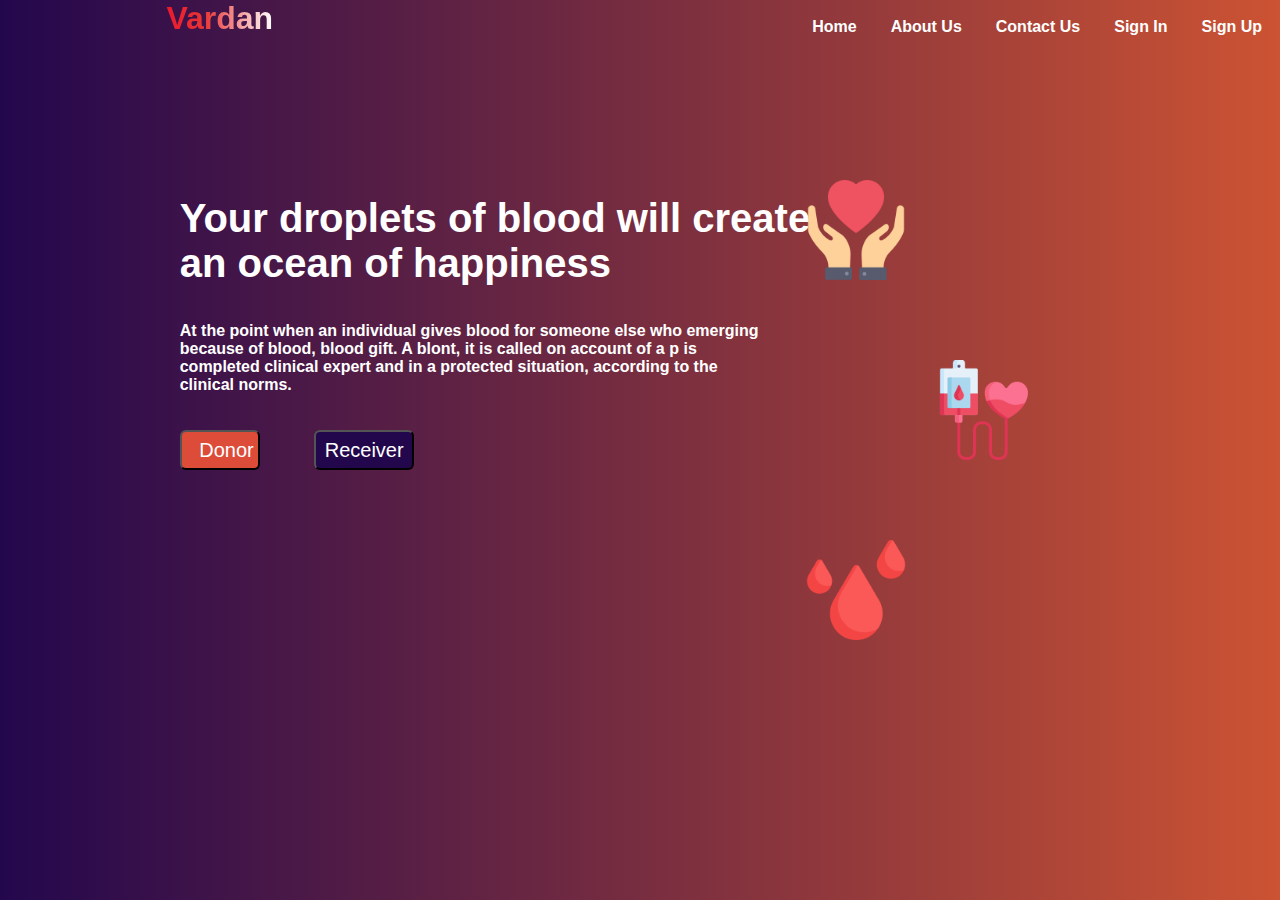
<file: index.html>
<!DOCTYPE html>
<html lang="en">
  <head>
    <meta charset="UTF-8" />
    <meta http-equiv="X-UA-Compatible" content="IE=edge" />
    <meta name="viewport" content="width=device-width, initial-scale=1.0" />
    <link rel="stylesheet" href="mainPage.css" />
    <title>Document</title>
  </head>
  <body>
    <div class="diagonal1">
      <span class="vardan" style="color: white">Vardan</span>
      <table class="topBar" align="right">
        <tr>
          <td></td>
          <td></td>
          <td></td>
          <td><a href="mainPage.html">Home</a></td>
          <td><a href="aboutus.html">About Us</a></td>
          <td><a href="ContactUs.html">Contact Us</a></td>
          <td><a href="signin_updated.html">Sign In</a></td>
          <td><a href="signup.html">Sign Up</a></td>
        </tr>
      </table>
      
      <table class="middleTable">
        <tr>
            <td colspan=3 rowspan=4>
                <h2 style="color: white">
                Your droplets of blood will create an ocean of happiness
              </h2>
              <br /><br />
              <p style="color: white">
                At the point when an individual gives blood for someone else who
                emerging because of blood, blood gift. A blont, it is called on account
                of a p is completed clinical expert and in a protected situation,
                according to the clinical norms.
              </p>
        
              <br /><br />
              <p>
                <button class="mybutton" style="color: white">Donor</button>
                <button class="mybutton1" style="color: white">Receiver</button></td>
        </tr>
        <!-- <tr>
            <td><div class="container">
          
                <img class="image1" src="mainPage image.png" />
              </div></td>
            <td> </td>
        </tr>
        <tr>
            <td> </td>
            <td><div class="container">
          
                <img class="image2" src="blood-donation.png" />
              </div></td>
        </tr>
        <tr>
            <td><img class="image3" src="blood.png" /></td>
            <td> </td>
        </tr> -->
    </table>
    <img class="image1" src="mainPage image.png" />
    <img class="image2" src="blood-donation.png" />
    <img class="image3" src="blood.png" />

    </div>
  </body>
</html>
</file>
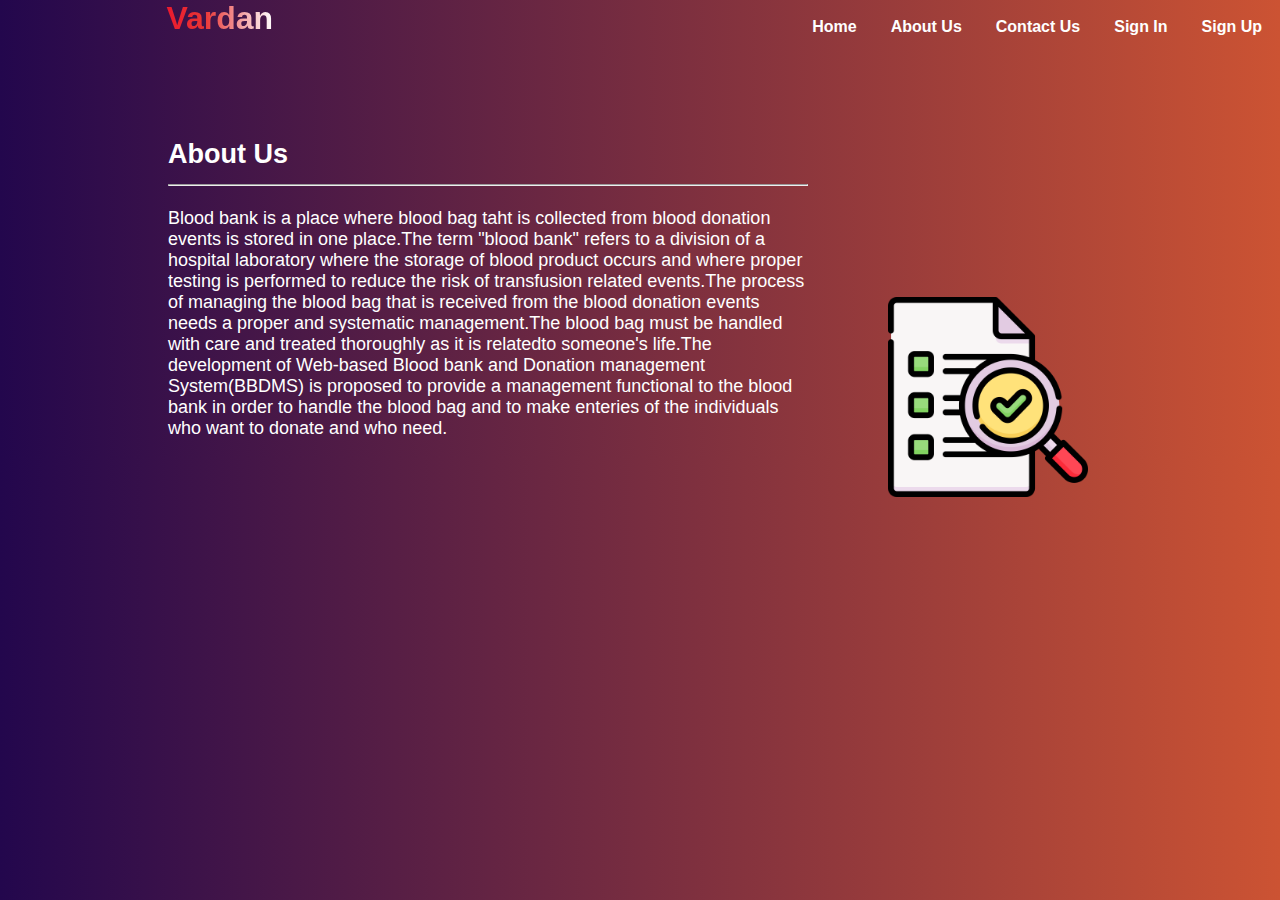
<file: aboutus.html>
<!DOCTYPE html>
<html lang="en">
  <head>
    <meta charset="UTF-8" />
    <meta http-equiv="X-UA-Compatible" content="IE=edge" />
    <meta name="viewport" content="width=device-width, initial-scale=1.0" />
    <title>Document</title>
    <link rel="stylesheet" href="aboutus.css" />
  </head>
  <body>
    <div class="diagonal1">
      <span class="vardan" style="color: white">Vardan</span>
      <table align="right">
        <tr>
          <td></td>
          <td></td>
          <td></td>
          <td><a href="mainPage.html">Home</a></td>
          <td><a href="aboutus.html">About Us</a></td>
          <td><a href="ContactUs.html">Contact Us</a></td>
          <td><a href="signin_updated.html">Sign In</a></td>
          <td><a href="signup.html">Sign Up</a></td>
        </tr>
      </table>

      <div class="relative">
        <div class="absolute1">
          <h2 style="color: white">
            <b>About Us</b>
            <hr />
          </h2>

          <p style="color: white">
            Blood bank is a place where blood bag taht is collected from blood
            donation events is stored in one place.The term "blood bank" refers
            to a division of a hospital laboratory where the storage of blood
            product occurs and where proper testing is performed to reduce the
            risk of transfusion related events.The process of managing the blood
            bag that is received from the blood donation events needs a proper
            and systematic management.The blood bag must be handled with care
            and treated thoroughly as it is relatedto someone's life.The
            development of Web-based Blood bank and Donation management
            System(BBDMS) is proposed to provide a management functional to the
            blood bank in order to handle the blood bag and to make enteries of
            the individuals who want to donate and who need.
          </p>
        </div>
      </div>
    </div>
    <img src="search.png" alt="">
  </body>
</html>
</file>
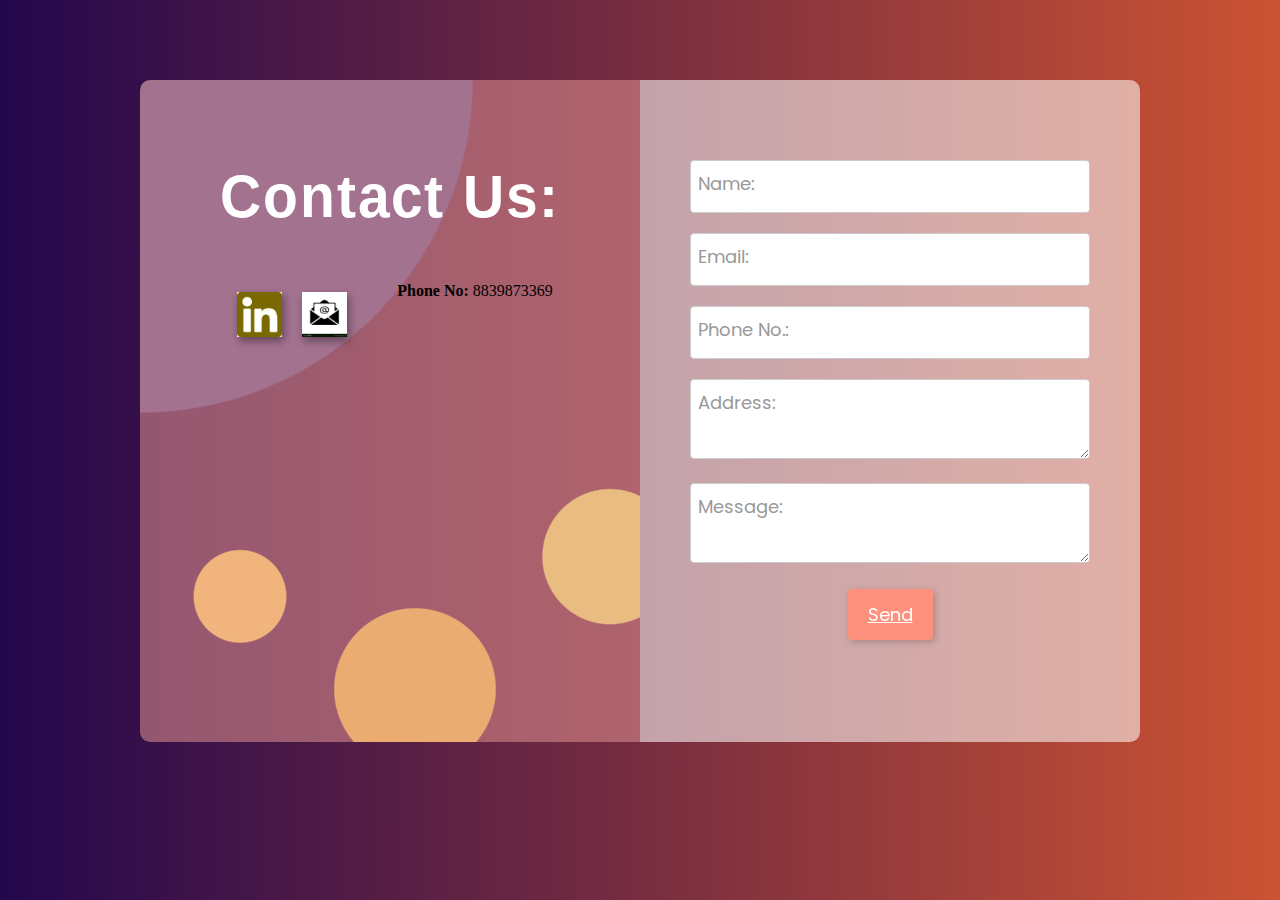
<file: ContactUs.html>
<!DOCTYPE html>
<html lang="en">
  <head>
    <meta charset="UTF-8" />
    <meta http-equiv="X-UA-Compatible" content="IE=edge" />
    <meta name="viewport" content="width=device-width, initial-scale=1.0" />
    <title>Document</title>
    <link rel="stylesheet" href="style.css" />
  </head>
  <body>
    <section id="contact">
      <div class="contact-box">
        <div class="contact-links">
          <h2>Contact Us:</h2>
          <div class="links">
            <div class="link">
              <a href="https://www.linkedin.com/in/nidhi-bhardwaj-8838b2229/"
                ><img src="linkedin.png"
              /></a>
            </div>
            <div class="link">
              <a href="iec2021074@iiita.ac.in"><img src="email.png" /></a>
            </div>
            <div class="link"></div>
            <div class="link"></div>
            <br /><br /><br />
            <p>
              <b>Phone No:</b>
              8839873369
            </p>
          </div>
        </div>

        <div class="contact-form-wrapper">
          <form>
            <div class="form-item">
              <input type="text" name="sender" required />
              <label>Name:</label>
            </div>
            <div class="form-item">
              <input type="text" name="email" required />
              <label>Email:</label>
            </div>

            <div class="form-item">
              <input type="text" name="phone" required />
              <label>Phone No.:</label>
            </div>
            <div class="form-item">
              <textarea class="" name="address" required></textarea>
              <label>Address:</label>
            </div>
            <div class="form-item">
              <textarea class="" name="message" required></textarea>
              <label>Message:</label>
            </div>
            <button class="submit-btn"><a href="mainPage.html" style="color: white">Send</a></button>
          </form>
        </div>
      </div>
    </section>
  </body>
</html>
</file>
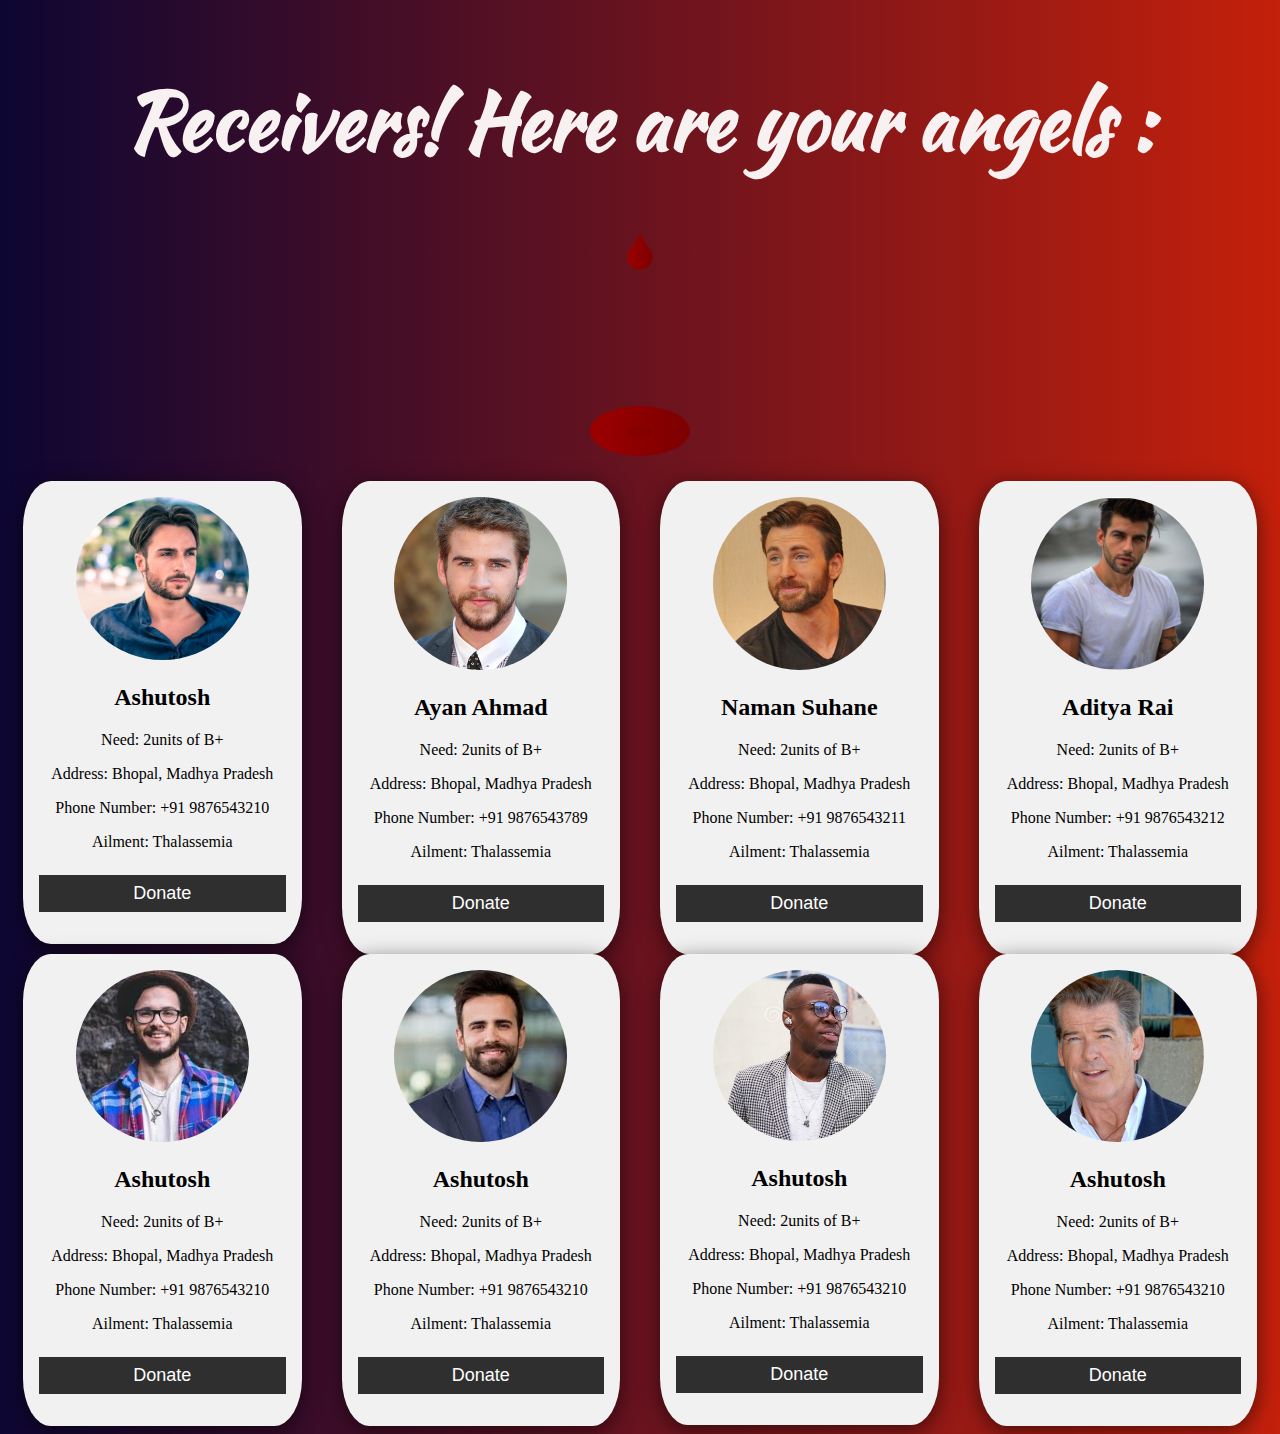
<file: donar.html>
<!DOCTYPE html>
<html>
  <head>
    <meta name="viewport" content="width=device-width, initial-scale=1" />
    <style>
      @import url("https://fonts.googleapis.com/css2?family=Kaushan+Script&display=swap");
      * {
        box-sizing: border-box;
      }

      body {
        background-image: linear-gradient(to right, #0d0633, #c4200b);
      }

      /* Float four columns side by side */
      .column {
        float: left;
        width: 25%;
        padding: 0 10px;
      }

      /* Remove extra left and right margins, due to padding */
      .row {
        margin: 0 -5px;
      }

      /* Clear floats after the columns */
      .row:after {
        content: "";
        display: table;
        clear: both;
      }

      /* Responsive columns */
      @media screen and (max-width: 600px) {
        .column {
          width: 100%;
          display: block;
          margin-bottom: 20px;
        }
      }

      /* Style the counter cards */
      .card {
        padding: 16px;
        text-align: center;
        background-color: #f1f1f1;
        border-radius: 10%;
        transition: transform 400ms ease-out;
        box-shadow: 0 5px 20px 1px rgba(0, 0, 0, 0.5);
        margin: 0 10px 0 10px;
      }
      .card:hover {
        transform: scale(1.1);
      }

      button {
        border: none;
        outline: 0;
        display: inline-block;
        padding: 8px;
        color: white;
        background-color: rgb(48, 47, 47);
        text-align: center;
        cursor: pointer;
        width: 100%;
        font-size: 18px;
      }

      img {
        border-radius: 50%;
        width: 70%;
      }

      h1 {
        font-family: Kaushan Script, sans-serif;
        text-align: center;
        color: hsl(0, 36%, 96%);
        font-size: 5em;
      }

      btn {
        text-align: center;
      }
      html, body {
  display: flex;
  min-height: 100%;
  justify-content: center;
  align-items: center;
  flex-direction: column;
}

.pool {
  fill: url(#blood_red);
}

.drop {
  width: 100%;
  fill: url(#blood_red);
  animation-name: blood_drop;
  animation-duration: 4s;
  animation-iteration-count: infinite;
}

.drop_shadow {
  opacity: 0.5;
  fill: #7f0000;
  animation-name: blood_drop_shadow;
  animation-duration: 4s;
  /*     animation-delay: 2s; */
  animation-iteration-count: infinite;
}

@keyframes blood_drop {
  0% {
    transform: scale(0.1, 0.1) translate(470px, 0px);
  }
  25% {
    transform: scale(1.1, 1.2);
  }
  95% {
    transform: scale(1, 1.5);
  }
  100% {
    transform: translate(0, 170px);
  }
}

@keyframes blood_drop_shadow {
  0% {
    opacity: 0;
  }
  25% {
    opacity: 0.25;
  }
  95% {
    opacity: 0.5;
  }
  100% {
    opacity: 1;
  }
}

    </style>
  </head>
  <body>

    <h1>Receivers! Here are your angels :</h1>
    <svg width="100px" height="250px" viewPort="0 0 120 120" xmlns="http://www.w3.org/2000/svg">

        <ellipse cx="50" cy="200" rx="50" ry="25"class="pool"/>
        
        <ellipse cx="50" cy="200" rx="12" ry="6"class="drop_shadow"/>
        
      <!-- lets be real, I got the tear drop shape from http://stackoverflow.com/questions/30711203/how-do-i-create-a-teardrop-in-html and modified it -->
         <path class="drop"
              d="M50 0
                 Q51.5 6.8 60 18
                 A12.8 12.8 0 1 1 40 18
                 Q48.5 6.8 50 3z" />
        <defs>
          <linearGradient id="blood_red">
            <stop offset="10%" stop-color="#990000" />
            <stop offset="90%" stop-color="#7f0000" />
          </linearGradient>
        </defs>
       
      </svg>

    <div class="row">
      <div class="column">
        <div class="card">
          <img src="Sushant.jpg" alt="Ashutosh" />
          <h2>Ashutosh</h2>
          <p class="title">Need: 2units of B+</p>
          <p class="title">Address: Bhopal, Madhya Pradesh</p>
          <p class="title">Phone Number: +91 9876543210</p>
          <p>Ailment: Thalassemia</p>
          <div style="margin: 24px 0"></div>
          <p><button>Donate</button></p>
        </div>
      </div>

      <div class="column">
        <div class="card">
          <img src="ayan.jpg" alt="Ayan" />
          <h2>Ayan Ahmad</h2>
          <p class="title">Need: 2units of B+</p>
          <p class="title">Address: Bhopal, Madhya Pradesh</p>
          <p class="title">Phone Number: +91 9876543789</p>
          <p>Ailment: Thalassemia</p>
          <div style="margin: 24px 0"></div>
          <p><button>Donate</button></p>
        </div>
      </div>

      <div class="column">
        <div class="card">
          <img src="Naman.jpg" alt="Naman" />
          <h2>Naman Suhane</h2>
          <p class="title">Need: 2units of B+</p>
          <p class="title">Address: Bhopal, Madhya Pradesh</p>
          <p class="title">Phone Number: +91 9876543211</p>
          <p>Ailment: Thalassemia</p>
          <div style="margin: 24px 0"></div>
          <p><button>Donate</button></p>
        </div>
      </div>
      <div class="column">
        <div class="card">
          <img src="aditya.jpg" alt="Aditya" />
          <h2>Aditya Rai</h2>
          <p class="title">Need: 2units of B+</p>
          <p class="title">Address: Bhopal, Madhya Pradesh</p>
          <p class="title">Phone Number: +91 9876543212</p>
          <p>Ailment: Thalassemia</p>
          <div style="margin: 24px 0"></div>
          <p><button>Donate</button></p>
        </div>
      </div>
      </div>
      <div class="row">
        <div class="column">
          <div class="card">
            <img src="arnav.jpg" alt="Ashutosh" />
            <h2>Ashutosh</h2>
            <p class="title">Need: 2units of B+</p>
            <p class="title">Address: Bhopal, Madhya Pradesh</p>
            <p class="title">Phone Number: +91 9876543210</p>
            <p>Ailment: Thalassemia</p>
            <div style="margin: 24px 0"></div>
            <p><button>Donate</button></p>
          </div>
        </div>
            <div class="column">
              <div class="card">
                <img src="javesh.jpg" alt="Ashutosh" />
                <h2>Ashutosh</h2>
                <p class="title">Need: 2units of B+</p>
                <p class="title">Address: Bhopal, Madhya Pradesh</p>
                <p class="title">Phone Number: +91 9876543210</p>
                <p>Ailment: Thalassemia</p>
                <div style="margin: 24px 0"></div>
                <p><button>Donate</button></p>
              </div>
            </div>
                <div class="column">
                  <div class="card">
                    <img src="harsh.jpg" alt="Ashutosh" />
                    <h2>Ashutosh</h2>
                    <p class="title">Need: 2units of B+</p>
                    <p class="title">Address: Bhopal, Madhya Pradesh</p>
                    <p class="title">Phone Number: +91 9876543210</p>
                    <p>Ailment: Thalassemia</p>
                    <div style="margin: 24px 0"></div>
                    <p><button>Donate</button></p>
                  </div>
                </div>
                    <div class="column">
                      <div class="card">
                        <img src="hardik.jpeg" alt="Ashutosh" />
                        <h2>Ashutosh</h2>
                        <p class="title">Need: 2units of B+</p>
                        <p class="title">Address: Bhopal, Madhya Pradesh</p>
                        <p class="title">Phone Number: +91 9876543210</p>
                        <p>Ailment: Thalassemia</p>
                        <div style="margin: 24px 0"></div>
                        <p><button>Donate</button></p>
                      </div>
                    </div>
    </div>
  </body>
</html>
</file>
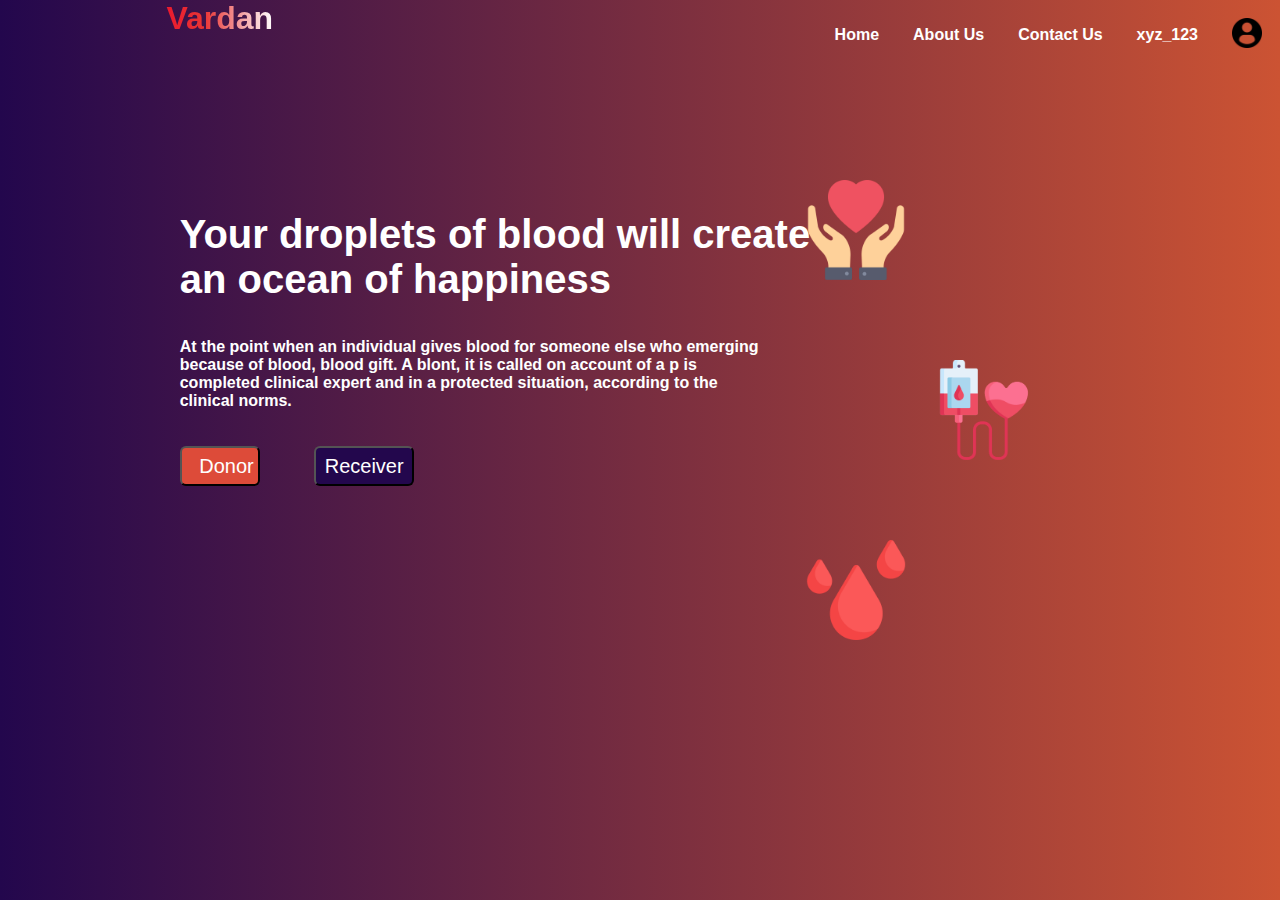
<file: loggedin-mainpage.html>
<!DOCTYPE html>
<html lang="en">
  <head>
    <meta charset="UTF-8" />
    <meta http-equiv="X-UA-Compatible" content="IE=edge" />
    <meta name="viewport" content="width=device-width, initial-scale=1.0" />
    <link rel="stylesheet" href="loggedin-mainpage.css" />
    <title>Document</title>
  </head>
  <body>
    <div class="diagonal1">
      <div class="newnavigation">
      <span class="vardan" style="color: white">Vardan</span>
      <table class="topBar" align="right">
        <tr>
          <td></td>
          <td></td>
          <td></td>
          <td><a href="mainPage.html">Home</a></td>
          <td><a href="aboutus.html">About Us</a></td>
          <td><a href="ContactUs.html">Contact Us</a></td>
          <td><a href="">xyz_123</a></td>
          <td><a href=""><img class="dp" src="profile-user.png" /></a></td>
        </tr>
      </table>
    </div>
      
      <table class="middleTable">
        <tr>
            <td colspan=3 rowspan=4>
                <h2 style="color: white">
                Your droplets of blood will create an ocean of happiness
              </h2>
              <br /><br />
              <p style="color: white">
                At the point when an individual gives blood for someone else who
                emerging because of blood, blood gift. A blont, it is called on account
                of a p is completed clinical expert and in a protected situation,
                according to the clinical norms.
              </p>
        
              <br /><br />
              <p>
                <button class="mybutton" style="color: white"><a href="">Donor</a></button>
                <button class="mybutton1" style="color: white"><a href="">Receiver</a></button></td>
        </tr>
        <!-- <tr>
            <td><div class="container">
          
                <img class="image1" src="mainPage image.png" />
              </div></td>
            <td> </td>
        </tr>
        <tr>
            <td> </td>
            <td><div class="container">
          
                <img class="image2" src="blood-donation.png" />
              </div></td>
        </tr>
        <tr>
            <td><img class="image3" src="blood.png" /></td>
            <td> </td>
        </tr> -->
    </table>
    <img class="image1" src="mainPage image.png" />
    <img class="image2" src="blood-donation.png" />
    <img class="image3" src="blood.png" />
    </div>
  </body>
</html>
</file>
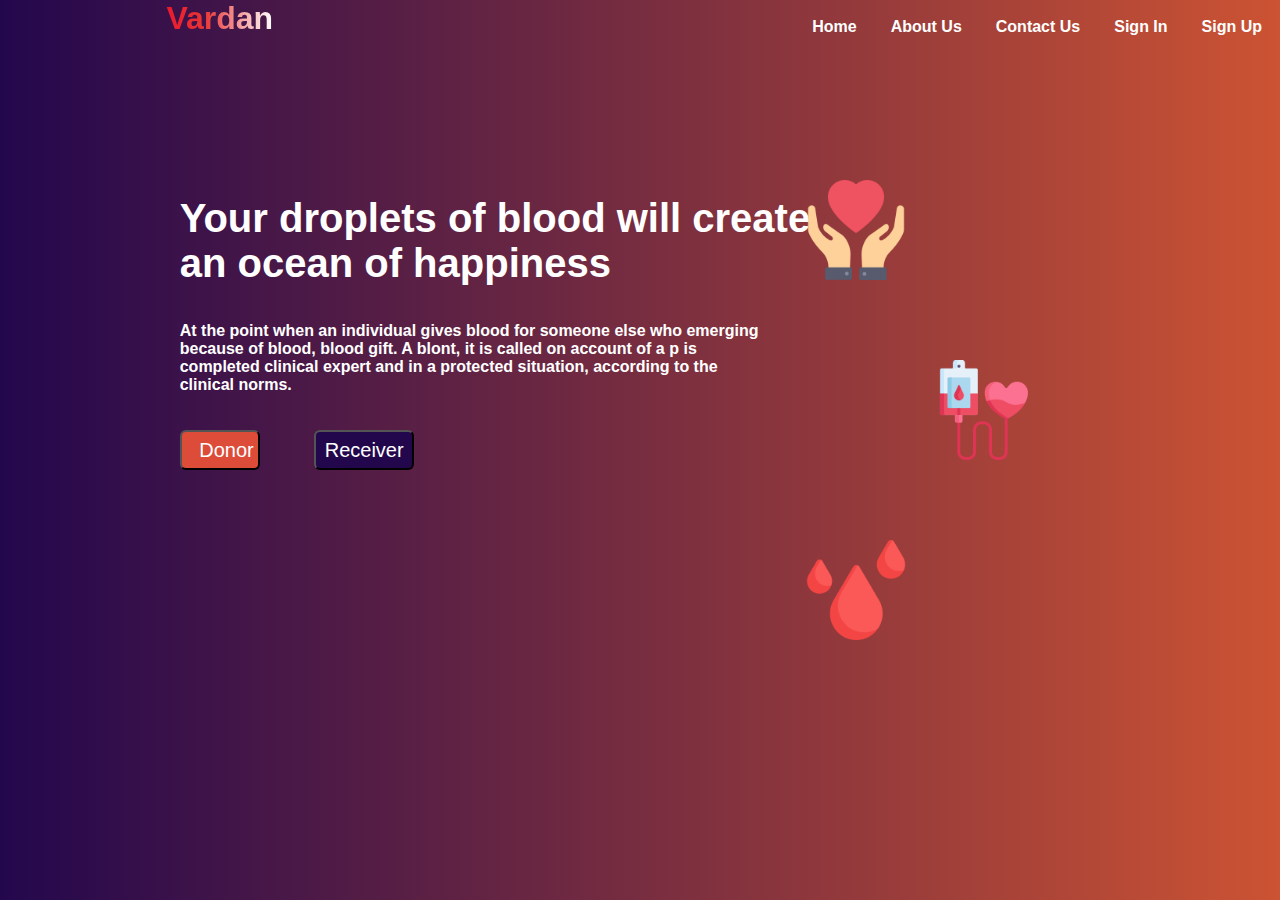
<file: mainPage.html>
<!DOCTYPE html>
<html lang="en">
  <head>
    <meta charset="UTF-8" />
    <meta http-equiv="X-UA-Compatible" content="IE=edge" />
    <meta name="viewport" content="width=device-width, initial-scale=1.0" />
    <link rel="stylesheet" href="mainPage.css" />
    <title>Document</title>
  </head>
  <body>
    <div class="diagonal1">
      <span class="vardan" style="color: white">Vardan</span>
      <table class="topBar" align="right">
        <tr>
          <td></td>
          <td></td>
          <td></td>
          <td><a href="mainPage.html">Home</a></td>
          <td><a href="aboutus.html">About Us</a></td>
          <td><a href="ContactUs.html">Contact Us</a></td>
          <td><a href="signin_updated.html">Sign In</a></td>
          <td><a href="signup.html">Sign Up</a></td>
        </tr>
      </table>
      
      <table class="middleTable">
        <tr>
            <td colspan=3 rowspan=4>
                <h2 style="color: white">
                Your droplets of blood will create an ocean of happiness
              </h2>
              <br /><br />
              <p style="color: white">
                At the point when an individual gives blood for someone else who
                emerging because of blood, blood gift. A blont, it is called on account
                of a p is completed clinical expert and in a protected situation,
                according to the clinical norms.
              </p>
        
              <br /><br />
              <p>
                <button class="mybutton" style="color: white">Donor</button>
                <button class="mybutton1" style="color: white">Receiver</button></td>
        </tr>
        <!-- <tr>
            <td><div class="container">
          
                <img class="image1" src="mainPage image.png" />
              </div></td>
            <td> </td>
        </tr>
        <tr>
            <td> </td>
            <td><div class="container">
          
                <img class="image2" src="blood-donation.png" />
              </div></td>
        </tr>
        <tr>
            <td><img class="image3" src="blood.png" /></td>
            <td> </td>
        </tr> -->
    </table>
    <img class="image1" src="mainPage image.png" />
    <img class="image2" src="blood-donation.png" />
    <img class="image3" src="blood.png" />

    </div>
  </body>
</html>
</file>
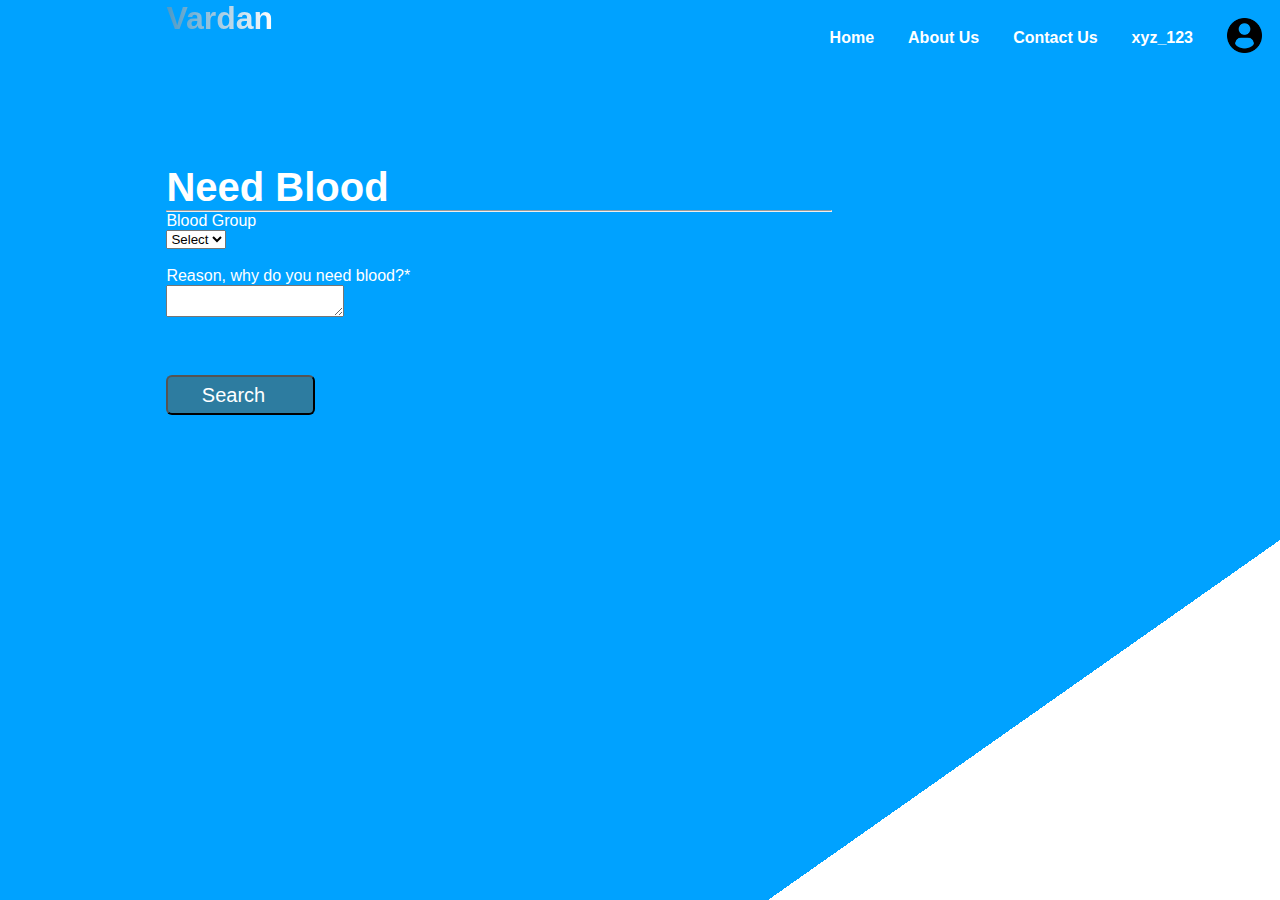
<file: receiver.html>
<!DOCTYPE html>
<html lang="en">
<head>
    <link rel="stylesheet" href="receiver.css" />
    <meta charset="UTF-8">
    <meta http-equiv="X-UA-Compatible" content="IE=edge">
    <meta name="viewport" content="width=device-width, initial-scale=1.0">
    <title>Document</title>
</head>
<body>
    <div class="diagonal1">
        <span class="vardan" style="color: white">Vardan</span>
        
      <table class="topBar" align="right">
        <tr>
          <td></td>
          <td></td>
          <td></td>
          <td><a href="">Home</a></td>
          <td><a href="">About Us</a></td>
          <td><a href="">Contact Us</a></td>
          <td><a href="">xyz_123</a></td>
          <td><a href=""><img class="dp" src="profile-user.png" /></a></td>
        </tr>
      </table>
      <h2 style="color: white">Need Blood
      <hr></h2>
      <div class="page">
      <label for="Blood Group*" style="color: white" class="blood">Blood Group</label>
      <br>
      <select name="Blood" id="BG">
          <option value="">
            Select
          </option>
          <option value="A+">A+</option>
          <option value="A-">A-</option>
          <option value="B+">B+</option>
          <option value="B-">B-</option>
          <option value="O+">O+</option>
          <option value="O-">O-</option>
          <option value="AB+">AB+</option>
          <option value="AB-">AB-</option>
      </select>
      <br><br>

      <label for="Reason" style="color: white" class="label">Reason, why do you need blood?*</label>
      <br>
      <textarea id="Reason" name="Reason">

      </textarea>
      <br><br><br><br>
      <button class="submitButton" style="color: white">Search</button>
    </div>
    </div>
</body>
</html>
</file>
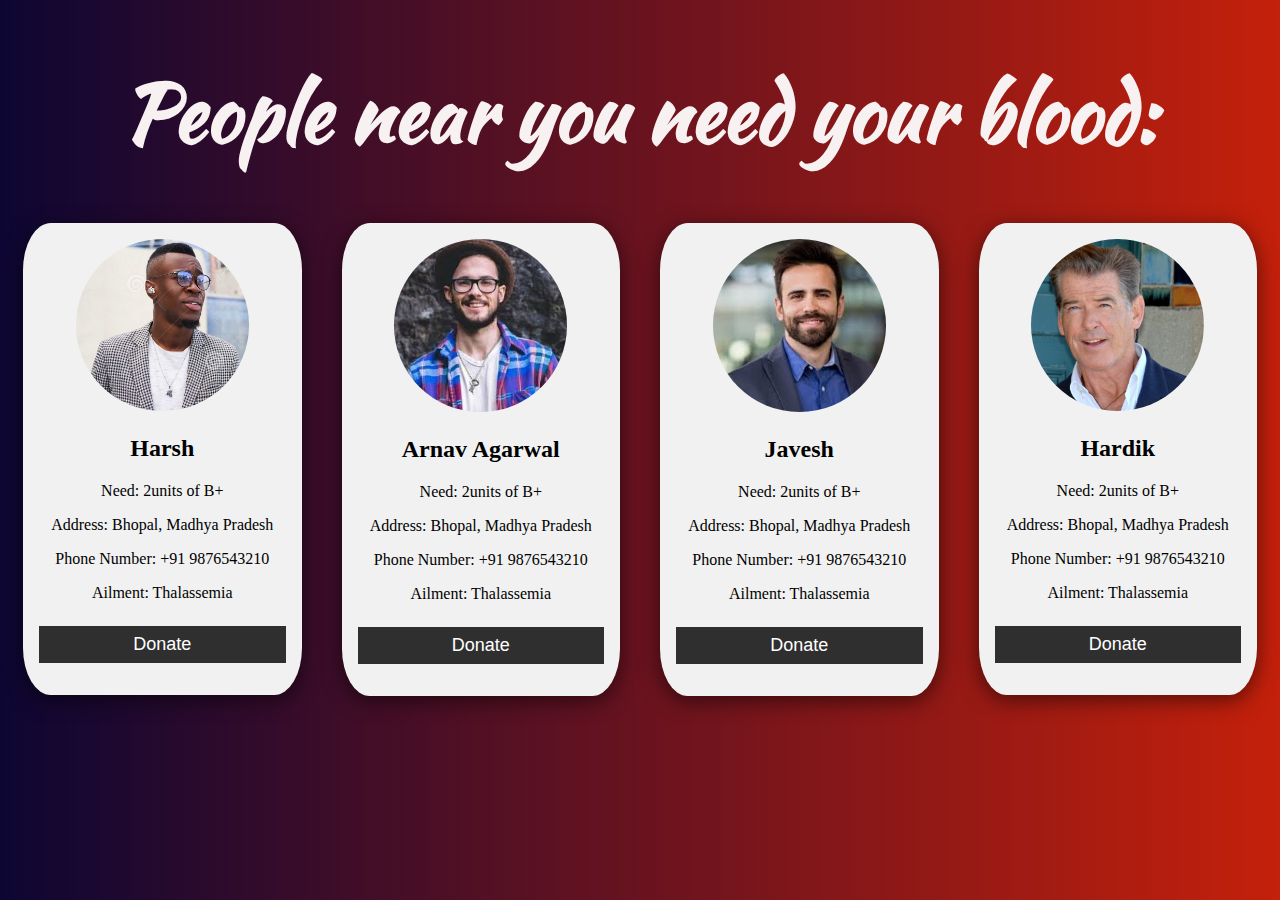
<file: reciver.html>
<!DOCTYPE html>
<html>
  <head>
    <meta name="viewport" content="width=device-width, initial-scale=1" />
    <style>
      @import url("https://fonts.googleapis.com/css2?family=Kaushan+Script&display=swap");
      * {
        box-sizing: border-box;
      }

      body {
        background-image: linear-gradient(to right, #0d0633, #c4200b);
      }

      /* Float four columns side by side */
      .column {
        float: left;
        width: 25%;
        padding: 0 10px;
      }

      /* Remove extra left and right margins, due to padding */
      .row {
        margin: 0 -5px;
      }

      /* Clear floats after the columns */
      .row:after {
        content: "";
        display: table;
        clear: both;
      }

      /* Responsive columns */
      @media screen and (max-width: 600px) {
        .column {
          width: 100%;
          display: block;
          margin-bottom: 20px;
        }
      }

      /* Style the counter cards */
      .card {
        padding: 16px;
        text-align: center;
        background-color: #f1f1f1;
        border-radius: 10%;
        transition: transform 400ms ease-out;
        box-shadow: 0 5px 20px 1px rgba(0, 0, 0, 0.5);
        margin: 0 10px 0 10px;
      }
      .card:hover {
        transform: scale(1.1);
      }

      button {
        border: none;
        outline: 0;
        display: inline-block;
        padding: 8px;
        color: white;
        background-color: rgb(48, 47, 47);
        text-align: center;
        cursor: pointer;
        width: 100%;
        font-size: 18px;
      }

      img {
        border-radius: 50%;
        width: 70%;
      }

      h1 {
        font-family: Kaushan Script, sans-serif;
        text-align: center;
        color: hsl(0, 36%, 96%);
        font-size: 5em;
      }

      btn {
        text-align: center;
      }
    </style>
  </head>
  <body>
    <h1>People near you need your blood:</h1>

    <div class="row">
      <div class="column">
        <div class="card">
          <img src="harsh.jpg" alt="Harsh" />
          <h2>Harsh </h2>
          <p class="title">Need: 2units of B+</p>
          <p class="title">Address: Bhopal, Madhya Pradesh</p>
          <p class="title">Phone Number: +91 9876543210</p>
          <p>Ailment: Thalassemia</p>
          <div style="margin: 24px 0"></div>
          <p><button>Donate</button></p>
        </div>
      </div>

      <div class="column">
        <div class="card">
          <img src="arnav.jpg" alt="Arnav" />
          <h2>Arnav Agarwal</h2>
          <p class="title">Need: 2units of B+</p>
          <p class="title">Address: Bhopal, Madhya Pradesh</p>
          <p class="title">Phone Number: +91 9876543210</p>
          <p>Ailment: Thalassemia</p>
          <div style="margin: 24px 0"></div>
          <p><button>Donate</button></p>
        </div>
      </div>

      <div class="column">
        <div class="card">
          <img src="javesh.jpg" alt="Javesh" />
          <h2>Javesh </h2>
          <p class="title">Need: 2units of B+</p>
          <p class="title">Address: Bhopal, Madhya Pradesh</p>
          <p class="title">Phone Number: +91 9876543210</p>
          <p>Ailment: Thalassemia</p>
          <div style="margin: 24px 0"></div>
          <p><button>Donate</button></p>
        </div>
      </div>
      <div class="column">
        <div class="card">
          <img src="hardik.jpeg" alt="Hardik" />
          <h2>Hardik</h2>
          <p class="title">Need: 2units of B+</p>
          <p class="title">Address: Bhopal, Madhya Pradesh</p>
          <p class="title">Phone Number: +91 9876543210</p>
          <p>Ailment: Thalassemia</p>
          <div style="margin: 24px 0"></div>
          <p><button>Donate</button></p>
        </div>
      </div>
    </div>
  </body>
</html>
</file>
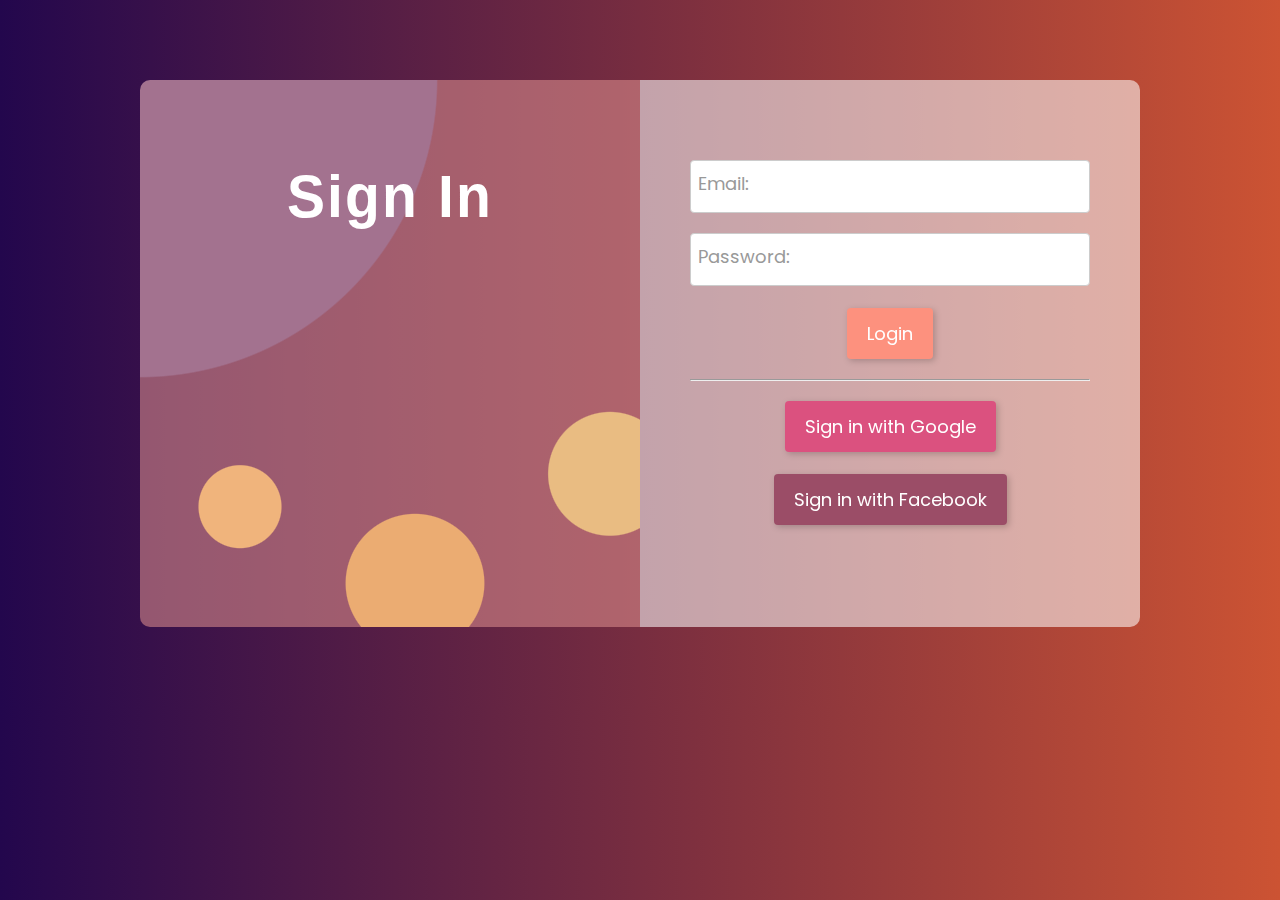
<file: signin_updated.html>
<!DOCTYPE html>
<html lang="en">
  <head>
    <meta charset="UTF-8" />
    <meta http-equiv="X-UA-Compatible" content="IE=edge" />
    <meta name="viewport" content="width=device-width, initial-scale=1.0" />
    <title>Document</title>
    <link rel="stylesheet" href="signin.css" />
  </head>
  <body>
    <section id="contact">
      <div class="contact-box">
        <div class="contact-links">
          <h2>Sign In</h2>
          <div class="links">
            <div class="link"></div>
            <div class="link"></div>
            <div class="link"></div>
            <div class="link"></div>
          </div>
        </div>
        <div class="contact-form-wrapper">
          <form>
            <div class="form-item">
              <input class="email" type="text" name="email" required />
              <label>Email:</label>
            </div>
            <div class="form-item">
              <input class="email" type="text" name="email" required />
              <label>Password:</label>
            </div>
            <!-- <div class="form-check d-flex justify-content-start mb-4">
              <label class="form-check-label" for="form1Example3">
                Remember password
              </label>
              <input
                class="form-check-input"
                type="checkbox"
                value=""
                id="form1Example3"
              />
              
            </div> -->
            <button class="submit-btn">Login</button>
            <br />
            <hr />
            <br />
            <button class="google">Sign in with Google</button>
            <br />
            <button class="google1">Sign in with Facebook</button>
          </form>
        </div>
      </div>
    </section>
  </body>
</html>
</file>
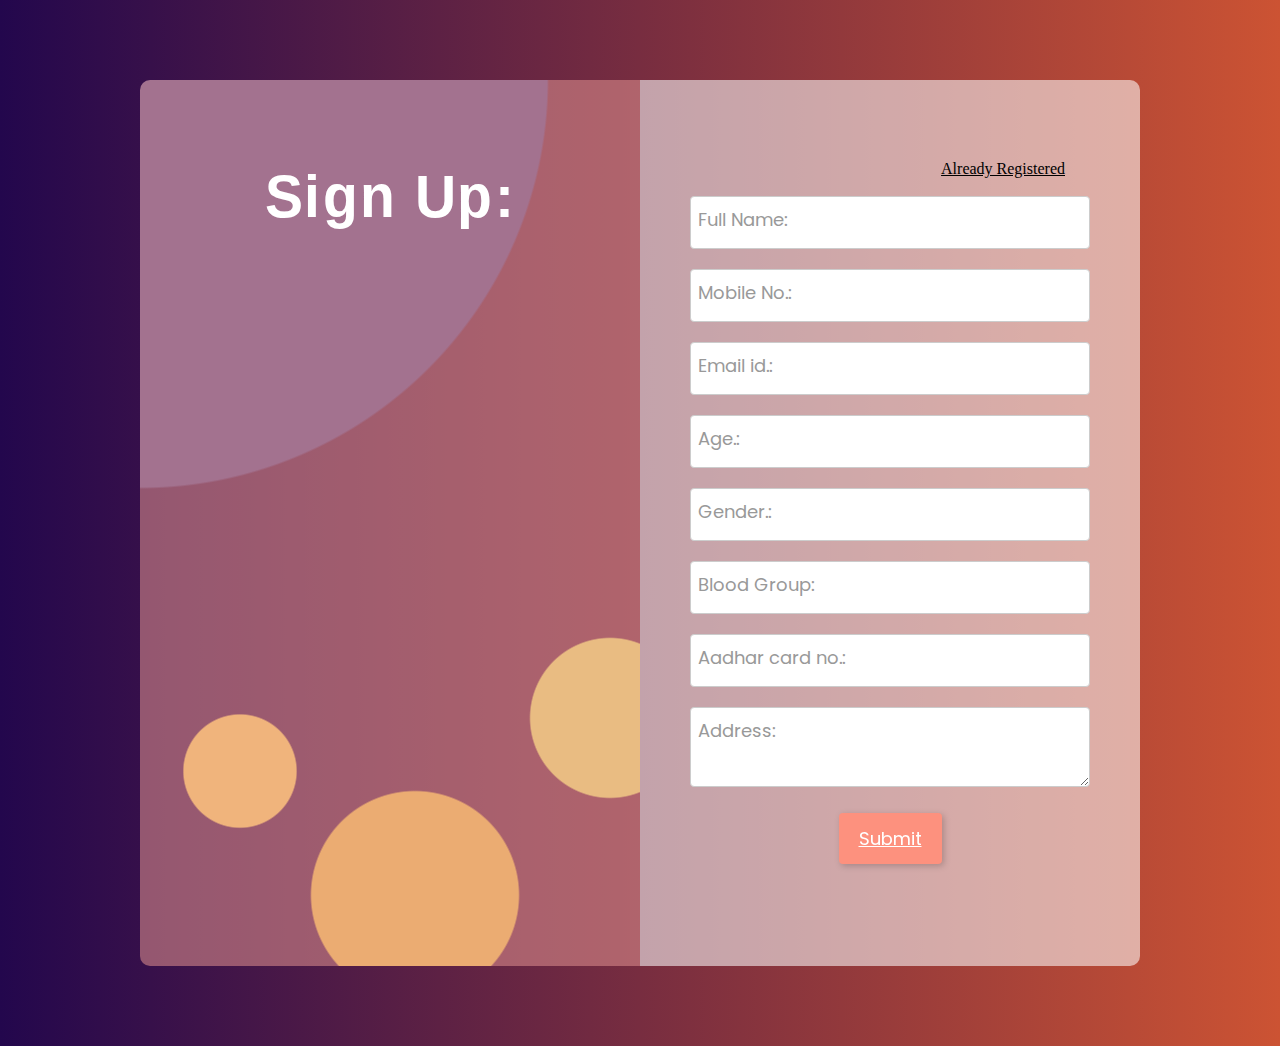
<file: signup.html>
<!DOCTYPE html>
<html lang="en">
  <head>
    <meta charset="UTF-8" />
    <meta http-equiv="X-UA-Compatible" content="IE=edge" />
    <meta name="viewport" content="width=device-width, initial-scale=1.0" />
    <title>Document</title>
    <link rel="stylesheet" href="signup.css" />
  </head>
  <body>
    <section id="contact">
      <div class="contact-box">
        <div class="contact-links">
          <h2>Sign Up:</h2>
          
        </div>
        <div class="contact-form-wrapper">
          <form>
            <a href="signin_updated.html" style="color: black;" class="alreadyRegistered">Already Registered</a>
            <br>
            <br>
            <div class="form-item">
              <input type="text" name="sender" required />
              <label>Full Name:</label>
            </div>
            <div class="form-item">
              <input type="text" name="email" required />
              <label>Mobile No.:</label>
            </div>

            <div class="form-item">
              <input type="text" name="phone" required />
              <label>Email id.:</label>
            </div>
            <div class="form-item">
                <input type="text" name="phone" required />
                <label>Age.:</label>
              </div>
              <div class="form-item">
                <input type="text" name="phone" required />
                <label>Gender.:</label>
              </div>
              <div class="form-item">
                <input type="text" name="phone" required />
                <label>Blood Group:</label>
              </div>
              <div class="form-item">
                <input type="text" name="phone" required />
                <label>Aadhar card no.:</label>
              </div>
            <div class="form-item">
                <textarea class="" name="message" required></textarea>
                <label>Address:</label>
            </div>
            <button class="submit-btn"><a href="loggedin-mainPage.html" style="color: white">Submit</a></button> </form>
        </div>
      </div>
    </section>
  </body>
</html>
</file>
<file: mainPage.css>
* {
  margin: 0;
  padding: 0;
}
body{
  background-image :linear-gradient(to right, #23074d, #cc5333);
}
a {
  color: white;
  background-color: transparent;
  text-decoration: none;
}

a:hover {
  color: rgb(45, 124, 160);
  background-color: transparent;
  text-decoration: underline;
}

a:active {
  color: rgb(5, 52, 80);
  background-color: transparent;
  text-decoration: underline;
}

tr,td {
  padding: 1em;
  font-size: medium;
  font-weight: bold;
  font-family: -apple-system, BlinkMacSystemFont, "Segoe UI", Roboto, Oxygen,
    Ubuntu, Cantarell, "Open Sans", "Helvetica Neue", sans-serif;
}

h2 {
  padding-left: 13%;
  padding-right: 35%;
  padding-top: 10%;
  font-size: 40px;
  font-family: -apple-system, BlinkMacSystemFont, "Segoe UI", Roboto, Oxygen,
    Ubuntu, Cantarell, "Open Sans", "Helvetica Neue", sans-serif;
}
p {
  padding-left: 13%;
  padding-right: 40%;
  font-family: -apple-system, BlinkMacSystemFont, "Segoe UI", Roboto, Oxygen,
    Ubuntu, Cantarell, "Open Sans", "Helvetica Neue", sans-serif;
}

.mybutton {
  margin-right: 50px;
  padding-right: 10%;
  padding-left: 3%;
  width: 80px;
  height: 40px;
  font-size: 20px;
  border-radius: 6px;

  background-color: #dd4b39;
}

.mybutton1 {
  margin-right: 50px;
  width: 100px;
  height: 40px;
  font-size: 20px;
  border-radius: 6px;

  background-color:  #23074d;
}

/* .diagonal1 {
  position: relative;
  width: 100%;
  height: 100vh;
  background-image: linear-gradient(
    to bottom right,
    rgb(0, 162, 255) 80%,
    white 20%
  );
} */

.middleTable{
  width: 100%;
  height: 60%
}

@media screen {
  .image1{
    position: absolute;
    left: 63vw; 
    top: 20vh;
    width:100px;
    height:100px;
  }
  .image2{
    position: absolute;
    left: 73vw; 
    top: 40vh;
    width:100px;
    height:100px;
  }
  .image3{
    position: absolute;
    left: 63vw; 
    top: 60vh;
    width:100px;
    height:100px;
  }
}

.vardan{
  padding-left: 13%;
  padding-top: 18px;
  font-family: -apple-system, BlinkMacSystemFont, 'Segoe UI', Roboto, Oxygen, Ubuntu, Cantarell, 'Open Sans', 'Helvetica Neue', sans-serif;
  font-weight: bolder;
  font-size:xx-large;
  background: linear-gradient(to right, rgba(252, 31, 2, 0.363),rgba(243, 6, 37, 0.363),rgba(255, 5, 38, 0.904),rgb(233, 53, 53), white);
      -webkit-text-fill-color: transparent;
      -webkit-background-clip: text;
}
</file>
<file: aboutus.css>
a {
  color: white;
  background-color: transparent;
  text-decoration: none;
}

a:hover {
  color: rgb(45, 124, 160);
  background-color: transparent;
  text-decoration: underline;
}

a:active {
  color: rgb(5, 52, 80);
  background-color: transparent;
  text-decoration: underline;
}

body{
  margin: 0px;
  background-image :linear-gradient(to right, #23074d, #cc5333);
} 

h2{
  margin-top: 0px;
}

tr,
td {
  padding: 1em;
  font-size: medium;
  font-weight: bold;
  font-family: -apple-system, BlinkMacSystemFont, "Segoe UI", Roboto, Oxygen,
    Ubuntu, Cantarell, "Open Sans", "Helvetica Neue", sans-serif;
}
/* .diagonal1 {
  position: relative;
  width: 100%;
  height: 100vh;
  background-image: linear-gradient(
    to bottom right,
    rgb(0, 162, 255) 80%,
    white 20%
  );
} */
.relative {
  position: relative;
  width: 100%;
  height: 80%;
}
.absolute1 {
  margin-left: 40px;
  position: relative;
  font-size: large;
  padding-left: 20%;
  padding-right: 30%;
  padding-top: 8%;
  width: 50%;
  height: 80%;
  padding-left: 10%;
  font-family: -apple-system, BlinkMacSystemFont, 'Segoe UI', Roboto, Oxygen, Ubuntu, Cantarell, 'Open Sans', 'Helvetica Neue', sans-serif;
}

img{
  height: 200px;
  width: 200px;
  position: absolute;
  right: 15vw;
  top: 33vh;
}
.vardan{
  padding-left: 13%;
  padding-top: 10px;
  font-family: -apple-system, BlinkMacSystemFont, 'Segoe UI', Roboto, Oxygen, Ubuntu, Cantarell, 'Open Sans', 'Helvetica Neue', sans-serif;
  font-weight: bolder;
  font-size:xx-large;
  background: linear-gradient(to right, rgba(252, 31, 2, 0.363),rgba(243, 6, 37, 0.363),rgba(255, 5, 38, 0.904),rgb(233, 53, 53), white);
      -webkit-text-fill-color: transparent;
      -webkit-background-clip: text;
}
</file>
<file: style.css>
@import url("https://fonts.googleapis.com/css2?family=Poppins:ital,wght@0,100;0,200;0,300;0,400;0,500;0,600;0,700;0,800;0,900;1,100;1,200;1,300;1,400;1,500;1,600;1,700;1,800;1,900&display=swap");

@import url("https://fonts.googleapis.com/css2?family=Arimo:ital,wght@0,400;0,500;0,600;0,700;1,400;1,500;1,600;1,700&display=swap");

* {
  margin: 0;
  box-sizing: border-box;
}

body {
  background-color: #6a9ac4;
  background-image: linear-gradient(to right, #23074d, #cc5333);
}

#contact {
  background-color: #6a9ac4;
  display: flex;
  justify-content: center;
  align-items: center;
}

.contact-box {
  width: clamp(100px, 90%, 1000px);
  margin: 80px 50px;
  display: flex;
  flex-wrap: wrap;
}

.contact-links,
.contact-form-wrapper {
  width: 50%;
  padding: 8% 5% 10% 5%;
}
#contact {
  background-image: linear-gradient(to right, #23074d, #cc5333);
}

.contact-links {
  background-color: #1f2e43;
  background: radial-gradient(
      circle at 55% 92%,
      #ebac72 0 12%,
      transparent 12.2%
    ),
    radial-gradient(circle at 94% 72%, #e9bc82 0 10%, transparent 10.2%),
    radial-gradient(
      circle at 20% max(78%, 350px),
      #f0b47c 0 7%,
      transparent 7.2%
    ),
    radial-gradient(circle at 0% 0%, #a3728f 0 40%, transparent 40.2%),
    #da8d8d93;
  border-radius: 10px 0 0 10px;
}

.contact-form-wrapper {
  background-color: #ffffff8f;
  border-radius: 0 10px 10px 0;
}

@media only screen and (max-width: 800px) {
  .contact-links,
  .contact-form-wrapper {
    width: 100%;
  }

  .contact-links {
    border-radius: 10px 10px 0 0;
  }

  .contact-form-wrapper {
    border-radius: 0 0 10px 10px;
  }
}

@media only screen and (max-width: 400px) {
  .contact-box {
    width: 95%;
    margin: 8% 5%;
  }
}

h2 {
  font-family: "Arimo", sans-serif;
  color: #fff;
  font-size: clamp(30px, 6vw, 60px);
  letter-spacing: 2px;
  text-align: center;
  transform: scale(0.95, 1);
}

.links {
  display: flex;
  flex-wrap: wrap;
  justify-content: center;
  padding-top: 50px;
}

.link {
  margin: 10px;
  cursor: pointer;
}

img {
  width: 45px;
  height: 45px;
  filter: hue-rotate(220deg) drop-shadow(2px 4px 4px #0006);
  transition: 0.2s;
  user-select: none;
}

img:hover {
  transform: scale(1.1, 1.1);
}

img:active {
  transform: scale(1.1, 1.1);
  filter: hue-rotate(220deg) drop-shadow(2px 4px 4px #222) sepia(0.3);
}

.form-item {
  position: relative;
}

label,
input,
textarea {
  font-family: "Poppins", sans-serif;
}

label {
  position: absolute;
  top: 10px;
  left: 2%;
  color: #999;
  font-size: clamp(14px, 1.5vw, 18px);
  pointer-events: none;
  user-select: none;
}

input,
textarea {
  width: 100%;
  outline: 0;
  border: 1px solid #ccc;
  border-radius: 4px;
  margin-bottom: 20px;
  padding: 12px;
  font-size: clamp(15px, 1.5vw, 18px);
}

input:focus + label,
input:valid + label,
textarea:focus + label,
textarea:valid + label {
  font-size: clamp(13px, 1.3vw, 16px);
  color: #777;
  top: -20px;
  transition: all 0.225s ease;
}

.submit-btn {
  background-color: #fd917e;
  filter: drop-shadow(2px 2px 3px #0003);
  color: #fff;
  font-family: "Poppins", sans-serif;
  font-size: clamp(16px, 1.6vw, 18px);
  display: block;
  padding: 12px 20px;
  margin: 2px auto;
  border: none;
  border-radius: 4px;
  cursor: pointer;
  user-select: none;
  transition: 0.2s;
}

.submit-btn:hover {
  transform: scale(1.1, 1.1);
}

.submit-btn:active {
  transform: scale(1.1, 1.1);
  filter: sepia(0.5);
}

@media only screen and (max-width: 800px) {
  h2 {
    font-size: clamp(40px, 10vw, 60px);
  }
}

@media only screen and (max-width: 400px) {
  h2 {
    font-size: clamp(30px, 12vw, 60px);
  }

  .links {
    padding-top: 30px;
  }

  img {
    width: 38px;
    height: 38px;
  }
}
</file>
<file: loggedin-mainpage.css>
* {
    margin: 0;
    padding: 0;
  }
  a {
    color: white;
    background-color: transparent;
    text-decoration: none;
  }
  
  a:hover {
    color: rgb(45, 124, 160);
    background-color: transparent;
    text-decoration: underline;
  }
  
  a:active {
    color: rgb(5, 52, 80);
    background-color: transparent;
    text-decoration: underline;
  }
  body{
    margin: 0px;
    background-image :linear-gradient(to right, #23074d, #cc5333);
  }
  
  tr,td {
    padding: 1em;
    font-size: medium;
    font-weight: bold;
    font-family: -apple-system, BlinkMacSystemFont, "Segoe UI", Roboto, Oxygen,
      Ubuntu, Cantarell, "Open Sans", "Helvetica Neue", sans-serif;
  }
  
  h2 {
    padding-left: 13%;
    padding-right: 35%;
    padding-top: 10%;
    font-size: 40px;
    font-family: -apple-system, BlinkMacSystemFont, "Segoe UI", Roboto, Oxygen,
      Ubuntu, Cantarell, "Open Sans", "Helvetica Neue", sans-serif;
  }
  
  p {
    padding-left: 13%;
    padding-right: 40%;
    font-family: -apple-system, BlinkMacSystemFont, "Segoe UI", Roboto, Oxygen,
      Ubuntu, Cantarell, "Open Sans", "Helvetica Neue", sans-serif;
  }
  
  .mybutton {
    margin-right: 50px;
    padding-right: 10%;
    padding-left: 3%;
    width: 80px;
    height: 40px;
    font-size: 20px;
    border-radius: 6px;
  
    background-color: #dd4b39;
  }
  
  .mybutton1 {
    margin-right: 50px;
    width: 100px;
    height: 40px;
    font-size: 20px;
    border-radius: 6px;
  
    background-color: #23074d;
  }
  
  /* .diagonal1 {
    position: relative;
    width: 100%;
    height: 100vh;
    background-image: linear-gradient(
      to bottom right,
      rgb(0, 162, 255) 80%,
      white 20%
    );
  } */
  
  .middleTable{
    width: 100%;
    height: 60%
  }
  
  @media screen {
    .image1{
      position: absolute;
      left: 63vw; 
      top: 20vh;
      width:100px;
      height:100px;
    }
    .image2{
      position: absolute;
      left: 73vw; 
      top: 40vh;
      width:100px;
      height:100px;
    }
    .image3{
      position: absolute;
      left: 63vw; 
      top: 60vh;
      width:100px;
      height:100px;
    }
  }
  
  .vardan{
    padding-left: 13%;
    padding-top: 10px;
    font-family: -apple-system, BlinkMacSystemFont, 'Segoe UI', Roboto, Oxygen, Ubuntu, Cantarell, 'Open Sans', 'Helvetica Neue', sans-serif;
    font-weight: bolder;
    font-size:xx-large;
    background: linear-gradient(to right, rgba(252, 31, 2, 0.363),rgba(243, 6, 37, 0.363),rgba(255, 5, 38, 0.904),rgb(233, 53, 53), white);
        -webkit-text-fill-color: transparent;
        -webkit-background-clip: text;
    margin-top:20px;
  }

  .dp{
      width:30px;
      height:30px;
      object-fit: cover;
  }
  .navigation{
    margin-top: 40px;
  }
</file>
<file: receiver.css>
.diagonal1 {
    position: relative;
    width: 100%;
    height: 100vh;
    background-image: linear-gradient(
      to bottom right,
      rgb(0, 162, 255) 80%,
      white 20%
    );
  }
  * {
    margin: 0;
    padding: 0;
  }
  a {
    color: white;
    background-color: transparent;
    text-decoration: none;
  }
  
  a:hover {
    color: rgb(45, 124, 160);
    background-color: transparent;
    text-decoration: underline;
  }
  
  a:active {
    color: rgb(5, 52, 80);
    background-color: transparent;
    text-decoration: underline;
  }
  
  tr,td {
    padding: 1em;
    font-size: medium;
    font-weight: bold;
    font-family: -apple-system, BlinkMacSystemFont, "Segoe UI", Roboto, Oxygen,
      Ubuntu, Cantarell, "Open Sans", "Helvetica Neue", sans-serif;
  }
  .vardan{
    padding-left: 13%;
    padding-top: 10px;
    font-family: -apple-system, BlinkMacSystemFont, 'Segoe UI', Roboto, Oxygen, Ubuntu, Cantarell, 'Open Sans', 'Helvetica Neue', sans-serif;
    font-weight: bolder;
    font-size:xx-large;
    background: linear-gradient(to right, rgba(0, 54, 153, 0.363),rgb(26, 125, 182), white);
        -webkit-text-fill-color: transparent;
        -webkit-background-clip: text;
  }
  .dp{
      width:35px;
      height:35px;
      object-fit: cover;
  }
  .submitButton {
    margin-right: 50px;
    padding-right: 10%;
    padding-left: 3%;
    width: 80px;
    height: 40px;
    font-size: 20px;
    border-radius: 6px;
  
    background-color: rgb(45, 124, 160);
  }
  h2{
    padding-left: 13%;
    padding-right: 35%;
    padding-top: 10%;
    font-size: 40px;
    font-family: -apple-system, BlinkMacSystemFont, "Segoe UI", Roboto, Oxygen,
      Ubuntu, Cantarell, "Open Sans", "Helvetica Neue", sans-serif;
  }
  .blood{
    font-size: medium;
    font-family: -apple-system, BlinkMacSystemFont, "Segoe UI", Roboto, Oxygen,
    Ubuntu, Cantarell, "Open Sans", "Helvetica Neue", sans-serif;
  }
 .label{
    font-size: medium;
    font-family: -apple-system, BlinkMacSystemFont, "Segoe UI", Roboto, Oxygen,
      Ubuntu, Cantarell, "Open Sans", "Helvetica Neue", sans-serif;
  }
 .page{
    padding-left: 13%;
 }
</file>
<file: signin.css>
@import url("https://fonts.googleapis.com/css2?family=Poppins:ital,wght@0,100;0,200;0,300;0,400;0,500;0,600;0,700;0,800;0,900;1,100;1,200;1,300;1,400;1,500;1,600;1,700;1,800;1,900&display=swap");

@import url("https://fonts.googleapis.com/css2?family=Arimo:ital,wght@0,400;0,500;0,600;0,700;1,400;1,500;1,600;1,700&display=swap");

* {
  margin: 0;
  box-sizing: border-box;
}

body {
  background-color: #6a9ac4;
  background-image: linear-gradient(to right, #23074d, #cc5333);
}

#contact {
  background-color: #6a9ac4;
  display: flex;
  justify-content: center;
  align-items: center;
}

.contact-box {
  width: clamp(100px, 90%, 1000px);
  margin: 80px 50px;
  display: flex;
  flex-wrap: wrap;
}

.contact-links,
.contact-form-wrapper {
  width: 50%;
  padding: 8% 5% 10% 5%;
}
#contact {
  background-image: linear-gradient(to right, #23074d, #cc5333);
}

.contact-links {
  background-color: #1f2e43;
  background: radial-gradient(
      circle at 55% 92%,
      #ebac72 0 12%,
      transparent 12.2%
    ),
    radial-gradient(circle at 94% 72%, #e9bc82 0 10%, transparent 10.2%),
    radial-gradient(
      circle at 20% max(78%, 350px),
      #f0b47c 0 7%,
      transparent 7.2%
    ),
    radial-gradient(circle at 0% 0%, #a3728f 0 40%, transparent 40.2%),
    #da8d8d93;
  border-radius: 10px 0 0 10px;
}

.contact-form-wrapper {
  background-color: #ffffff8f;
  border-radius: 0 10px 10px 0;
}

@import url("https://fonts.googleapis.com/css2?family=Poppins:ital,wght@0,100;0,200;0,300;0,400;0,500;0,600;0,700;0,800;0,900;1,100;1,200;1,300;1,400;1,500;1,600;1,700;1,800;1,900&display=swap");

@import url("https://fonts.googleapis.com/css2?family=Arimo:ital,wght@0,400;0,500;0,600;0,700;1,400;1,500;1,600;1,700&display=swap");

* {
  margin: 0;
  box-sizing: border-box;
}

body {
  background-color: #6a9ac4;
  background-image: linear-gradient(to right, #23074d, #cc5333);
}

#contact {
  background-image: linear-gradient(to right, #23074d, #cc5333);
  background-color: #6a9ac4;
  display: flex;
  justify-content: center;
  align-items: center;
}

.contact-box {
  width: clamp(100px, 90%, 1000px);
  margin: 80px 50px;
  display: flex;
  flex-wrap: wrap;
}

.contact-links,
.contact-form-wrapper {
  width: 50%;
  padding: 8% 5% 10% 5%;
}

.contact-links {
  background-color: #1f2e43;
  background: radial-gradient(
      circle at 55% 92%,
      #ebac72 0 12%,
      transparent 12.2%
    ),
    radial-gradient(circle at 94% 72%, #e9bc82 0 10%, transparent 10.2%),
    radial-gradient(
      circle at 20% max(78%, 350px),
      #f0b47c 0 7%,
      transparent 7.2%
    ),
    radial-gradient(circle at 0% 0%, #a3728f 0 40%, transparent 40.2%),
    #da8d8d93;
  border-radius: 10px 0 0 10px;
}

.contact-form-wrapper {
  background-color: #ffffff8f;
  border-radius: 0 10px 10px 0;
}

@media only screen and (max-width: 800px) {
  .contact-links,
  .contact-form-wrapper {
    width: 100%;
  }

  .contact-links {
    border-radius: 10px 10px 0 0;
  }

  .contact-form-wrapper {
    border-radius: 0 0 10px 10px;
  }
}

@media only screen and (max-width: 400px) {
  .contact-box {
    width: 95%;
    margin: 8% 5%;
  }
}

h2 {
  font-family: "Arimo", sans-serif;
  color: #fff;
  font-size: clamp(30px, 6vw, 60px);
  letter-spacing: 2px;
  text-align: center;
  transform: scale(0.95, 1);
}

.links {
  display: flex;
  flex-wrap: wrap;
  justify-content: center;
  padding-top: 50px;
}

.link {
  margin: 10px;
  cursor: pointer;
}

img {
  width: 45px;
  height: 45px;
  filter: hue-rotate(220deg) drop-shadow(2px 4px 4px #0006);
  transition: 0.2s;
  user-select: none;
}

img:hover {
  transform: scale(1.1, 1.1);
}

img:active {
  transform: scale(1.1, 1.1);
  filter: hue-rotate(220deg) drop-shadow(2px 4px 4px #222) sepia(0.3);
}

.form-item {
  position: relative;
}

label,
input,
textarea {
  font-family: "Poppins", sans-serif;
}

label {
  position: absolute;
  top: 10px;
  left: 2%;
  color: #999;
  font-size: clamp(14px, 1.5vw, 18px);
  pointer-events: none;
  user-select: none;
}

input,
textarea {
  width: 100%;
  outline: 0;
  border: 1px solid #ccc;
  border-radius: 4px;
  margin-bottom: 20px;
  padding: 12px;
  font-size: clamp(15px, 1.5vw, 18px);
}

.email:focus + label,
.email:valid + label,
textarea:focus + label,
textarea:valid + label {
  font-size: clamp(13px, 1.3vw, 16px);
  color: #777;
  top: -20px;
  transition: all 0.225s ease;
}

.submit-btn {
  background-color: #fd917e;
  filter: drop-shadow(2px 2px 3px #0003);
  color: #fff;
  font-family: "Poppins", sans-serif;
  font-size: clamp(16px, 1.6vw, 18px);
  display: block;
  padding: 12px 20px;
  margin: 2px auto;
  border: none;
  border-radius: 4px;
  cursor: pointer;
  user-select: none;
  transition: 0.2s;
}

.submit-btn:hover {
  transform: scale(1.1, 1.1);
}

.submit-btn:active {
  transform: scale(1.1, 1.1);
  filter: sepia(0.5);
}

@media only screen and (max-width: 800px) {
  h2 {
    font-size: clamp(40px, 10vw, 60px);
  }
}

@media only screen and (max-width: 400px) {
  h2 {
    font-size: clamp(30px, 12vw, 60px);
  }

  .links {
    padding-top: 30px;
  }

  img {
    width: 38px;
    height: 38px;
  }
}
.google {
  background-color: #db517f;
  filter: drop-shadow(2px 2px 3px #0003);
  color: #fff;
  font-family: "Poppins", sans-serif;
  font-size: clamp(16px, 1.6vw, 18px);
  display: block;
  padding: 12px 20px;
  margin: 2px auto;
  border: none;
  border-radius: 4px;
  cursor: pointer;
  user-select: none;
  transition: 0.2s;
}
.google:hover {
  transform: scale(1.1, 1.1);
}

.google:active {
  transform: scale(1.1, 1.1);
  filter: sepia(0.5);
}
.google1 {
  background-color: #9b4d67;
  filter: drop-shadow(2px 2px 3px #0003);
  color: #fff;
  font-family: "Poppins", sans-serif;
  font-size: clamp(16px, 1.6vw, 18px);
  display: block;
  padding: 12px 20px;
  margin: 2px auto;
  border: none;
  border-radius: 4px;
  cursor: pointer;
  user-select: none;
  transition: 0.2s;
}
.google1:hover {
  transform: scale(1.1, 1.1);
}

.google1:active {
  transform: scale(1.1, 1.1);
  filter: sepia(0.5);
}
</file>
<file: signup.css>
@import url("https://fonts.googleapis.com/css2?family=Poppins:ital,wght@0,100;0,200;0,300;0,400;0,500;0,600;0,700;0,800;0,900;1,100;1,200;1,300;1,400;1,500;1,600;1,700;1,800;1,900&display=swap");

@import url("https://fonts.googleapis.com/css2?family=Arimo:ital,wght@0,400;0,500;0,600;0,700;1,400;1,500;1,600;1,700&display=swap");

* {
  margin: 0;
  box-sizing: border-box;
}

body {
  background-color: #6a9ac4;
  background-image: linear-gradient(to right, #23074d, #cc5333);
}

#contact {
  background-color: #6a9ac4;
  display: flex;
  justify-content: center;
  align-items: center;
}

.contact-box {
  width: clamp(100px, 90%, 1000px);
  margin: 80px 50px;
  display: flex;
  flex-wrap: wrap;
}

.contact-links,
.contact-form-wrapper {
  width: 50%;
  padding: 8% 5% 10% 5%;
}
#contact {
  background-image: linear-gradient(to right, #23074d, #cc5333);
}

.contact-links {
  background-color: #1f2e43;
  background: radial-gradient(
      circle at 55% 92%,
      #ebac72 0 12%,
      transparent 12.2%
    ),
    radial-gradient(circle at 94% 72%, #e9bc82 0 10%, transparent 10.2%),
    radial-gradient(
      circle at 20% max(78%, 350px),
      #f0b47c 0 7%,
      transparent 7.2%
    ),
    radial-gradient(circle at 0% 0%, #a3728f 0 40%, transparent 40.2%),
    #da8d8d93;
  border-radius: 10px 0 0 10px;
}

.contact-form-wrapper {
  background-color: #ffffff8f;
  border-radius: 0 10px 10px 0;
}

@media only screen and (max-width: 800px) {
  .contact-links,
  .contact-form-wrapper {
    width: 100%;
  }

  .contact-links {
    border-radius: 10px 10px 0 0;
  }

  .contact-form-wrapper {
    border-radius: 0 0 10px 10px;
  }
}

@media only screen and (max-width: 400px) {
  .contact-box {
    width: 95%;
    margin: 8% 5%;
  }
}

h2 {
  font-family: "Arimo", sans-serif;
  color: #fff;
  font-size: clamp(30px, 6vw, 60px);
  letter-spacing: 2px;
  text-align: center;
  transform: scale(0.95, 1);
}

.links {
  display: flex;
  flex-wrap: wrap;
  justify-content: center;
  padding-top: 50px;
}

.link {
  margin: 10px;
  cursor: pointer;
}

img {
  width: 45px;
  height: 45px;
  filter: hue-rotate(220deg) drop-shadow(2px 4px 4px #0006);
  transition: 0.2s;
  user-select: none;
}

img:hover {
  transform: scale(1.1, 1.1);
}

img:active {
  transform: scale(1.1, 1.1);
  filter: hue-rotate(220deg) drop-shadow(2px 4px 4px #222) sepia(0.3);
}

.form-item {
  position: relative;
}

label,
input,
textarea {
  font-family: "Poppins", sans-serif;
}

label {
  position: absolute;
  top: 10px;
  left: 2%;
  color: #999;
  font-size: clamp(14px, 1.5vw, 18px);
  pointer-events: none;
  user-select: none;
}

input,
textarea {
  width: 100%;
  outline: 0;
  border: 1px solid #ccc;
  border-radius: 4px;
  margin-bottom: 20px;
  padding: 12px;
  font-size: clamp(15px, 1.5vw, 18px);
}

input:focus + label,
input:valid + label,
textarea:focus + label,
textarea:valid + label {
  font-size: clamp(13px, 1.3vw, 16px);
  color: #777;
  top: -20px;
  transition: all 0.225s ease;
}

.submit-btn {
  background-color: #fd917e;
  filter: drop-shadow(2px 2px 3px #0003);
  color: #fff;
  font-family: "Poppins", sans-serif;
  font-size: clamp(16px, 1.6vw, 18px);
  display: block;
  padding: 12px 20px;
  margin: 2px auto;
  border: none;
  border-radius: 4px;
  cursor: pointer;
  user-select: none;
  transition: 0.2s;
}

.submit-btn:hover {
  transform: scale(1.1, 1.1);
}

.submit-btn:active {
  transform: scale(1.1, 1.1);
  filter: sepia(0.5);
}

@media only screen and (max-width: 800px) {
  h2 {
    font-size: clamp(40px, 10vw, 60px);
  }
}

@media only screen and (max-width: 400px) {
  h2 {
    font-size: clamp(30px, 12vw, 60px);
  }

  .links {
    padding-top: 30px;
  }

  img {
    width: 38px;
    height: 38px;
  }
}
.alreadyRegistered{
    padding-right: 25px;
    float:right;
}
</file>
